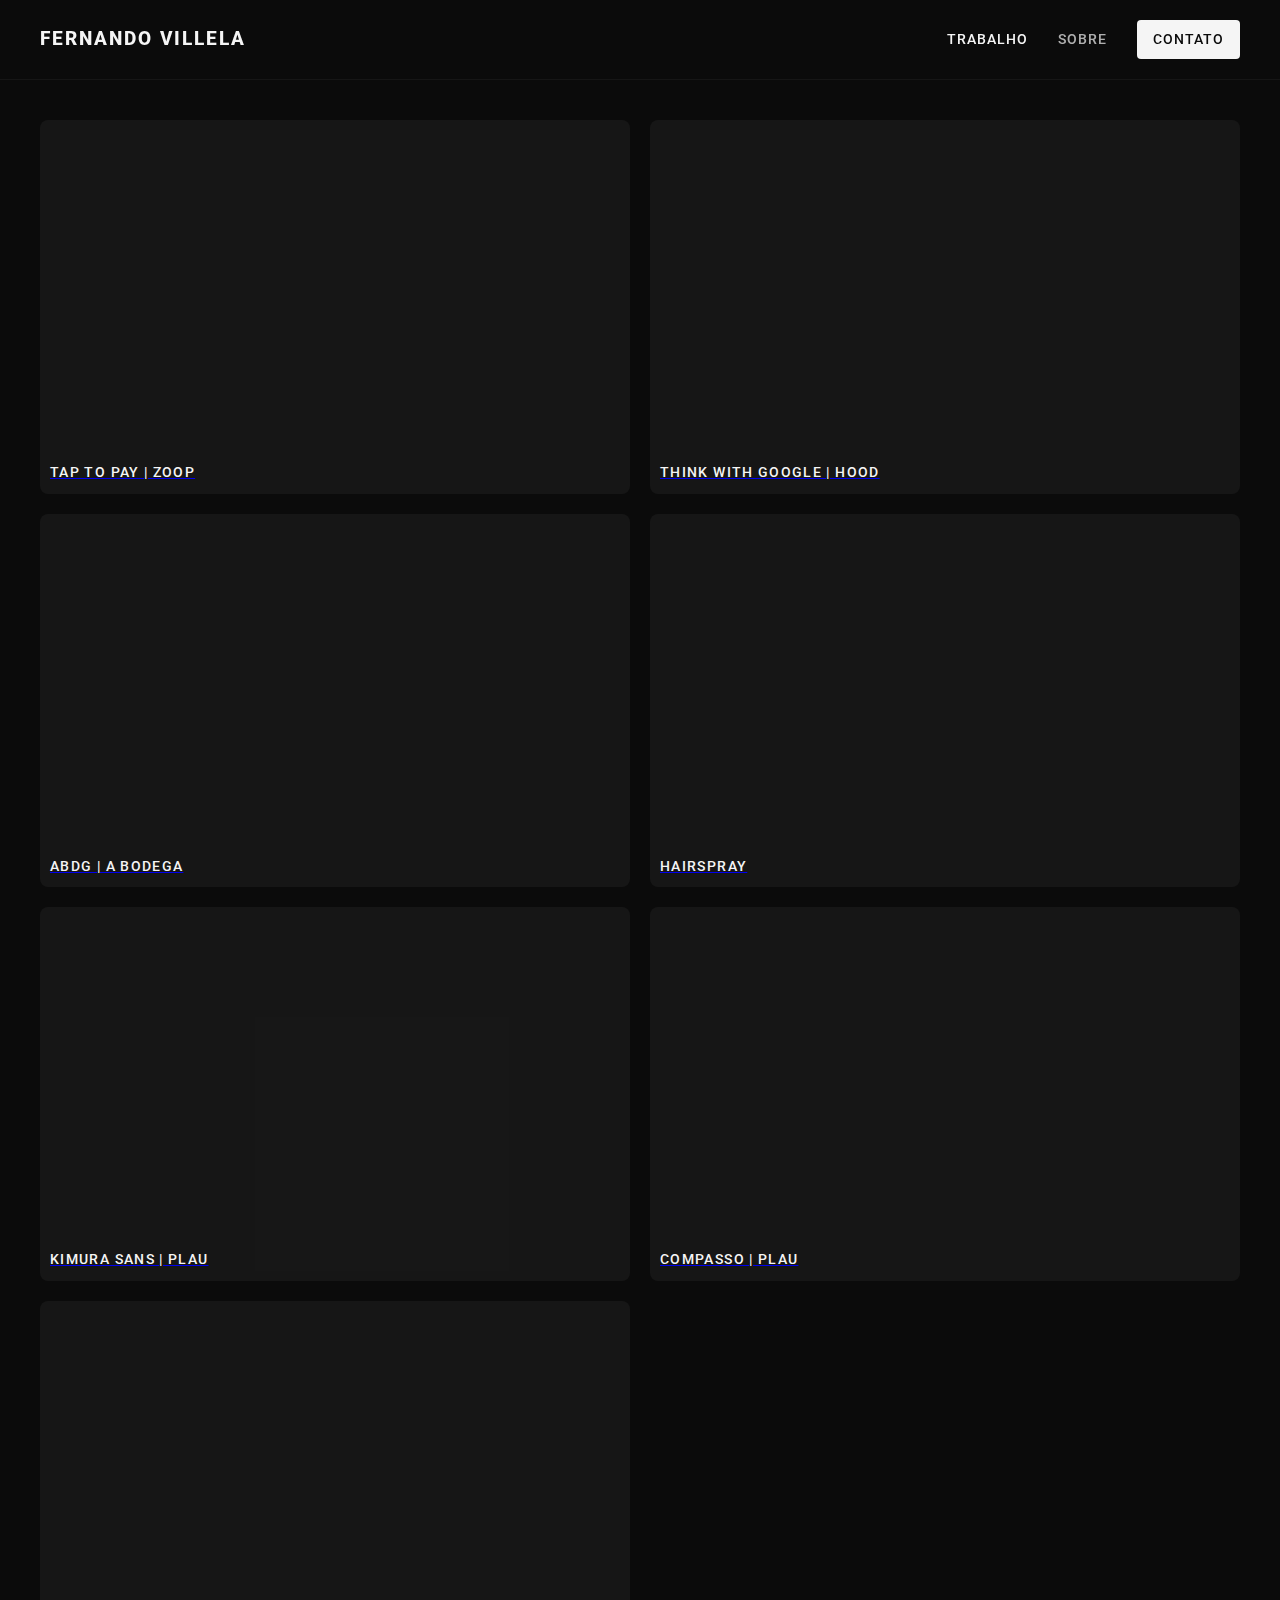
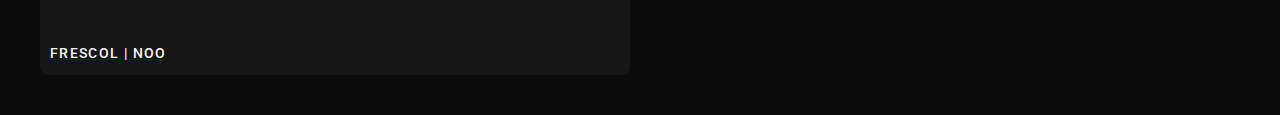
<file: index.html>
<!DOCTYPE html>
<html lang="en">
<head>
    <meta charset="UTF-8">
    <meta name="viewport" content="width=device-width, initial-scale=1.0">
    <title>Fernando Villela | Work</title>
    <link rel="shortcut icon" href="./assets/favicon.ico" type="image/x-icon">
    <!-- PUT CUSTOM FONT HERE -->
    <link rel="stylesheet" href="./css/layout.css"> 
</head>
<body data-current="work">
    <my-navbar></my-navbar>

    <main>
        <section id="work-grid" class="work-grid"></section>
    </main>

    <script type="module" src="./js/main.js"></script>
    <script type="module" src="./js/global.js"></script>
    <script type="module" src="/js/navbar.js"></script>

</body>
</html>
</file>
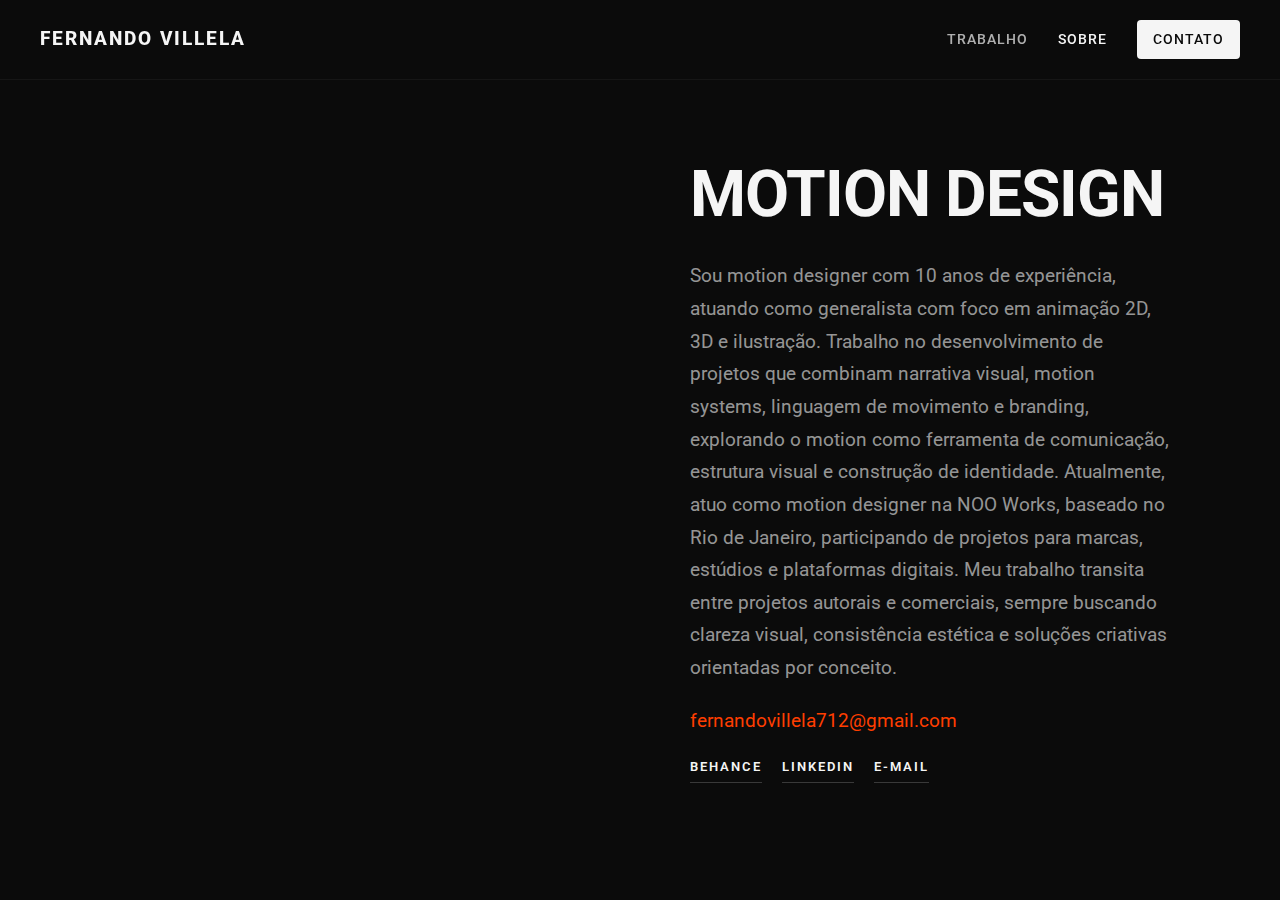
<file: about/index.html>
<!DOCTYPE html>
<html lang="en">
<head>
    <meta charset="UTF-8">
    <meta name="viewport" content="width=device-width, initial-scale=1.0">
    <title>Fernando Villela | About</title>
    <link rel="shortcut icon" href="../assets/favicon.ico" type="image/x-icon">
        <!-- PUT CUSTOM FONT HERE -->
    <link rel="stylesheet" href="../css/layout.css">
</head>
<body data-current="about">

    <my-navbar></my-navbar>

    <main class="about-container">
        <section class="about-content">
            <div >
                <video autoplay loop muted playsinline class="about-image" width="500">
                    <source src="https://res.cloudinary.com/dobmgp6ug/video/upload/v1770659911/ANIM_FERNANDO_qo0dmb.mp4" type="video/mp4">
                </video>  
            </div>

            <div class="about-text">
                <h1 data-label="aboutTitle">Olá, eu sou...</h1>
                <p data-label="aboutDescription">
                    Sua bio aparecerá aqui através do dicionário no JavaScript.
                </p>
                <p class="vermelho">
                    fernandovillela712@gmail.com
                </p>
                
                <div class="social-links">
                    <a href="https://www.behance.net/fernandovi4bb6" target="_blank">Behance</a>
                    <a href="https://www.linkedin.com/in/fervillela/" target="_blank">LinkedIn</a>
                    <a href="mailto:fernandovillela712@gmail.com" target="_blank">E-mail</a>
                    
                </div>
            </div>
        </section>
    </main>

    <script type="module" src="../js/global.js"></script>
    <script type="module" src="../js/navbar.js"></script>
</body>
</html>
</file>
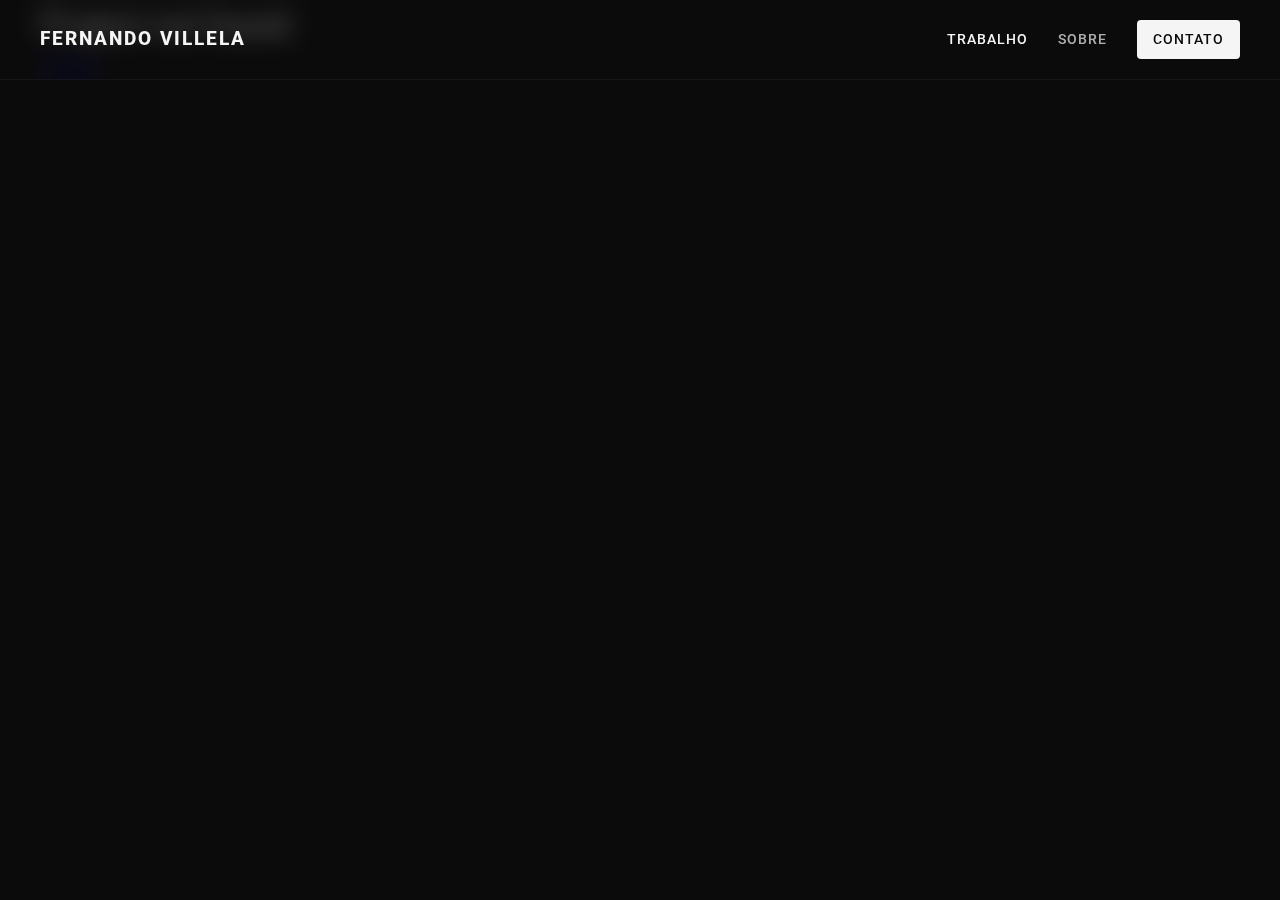
<file: projects/index.html>
<!DOCTYPE html>

<html lang="en">
    <head>
        <meta charset="UTF-8">
        <meta name="viewport" content="width=device-width, initial-scale=1.0">
        <link rel="shortcut icon" href="../assets/favicon.ico" type="image/x-icon">
        <!-- PUT CUSTOM FONT HERE -->
        <link rel="stylesheet" href="../css/layout.css">
    </head>
    <body data-current="work">
        
        <my-navbar></my-navbar>

        <main id="project-content"> 
            <!-- <div id="project-header">
                <h1 id="p-title">&nbsp;</h1>
                <p id="p-category"></p>
            </div>
            <div id="p-media"></div>
            <div id="p-description"></div> -->
        </main>

        <script type="module" src="../js/project-page.js"></script>
        <script type="module" src="../js/global.js"></script>
        <script type="module" src="/js/navbar.js"></script>
    </body>
</html>
</file>
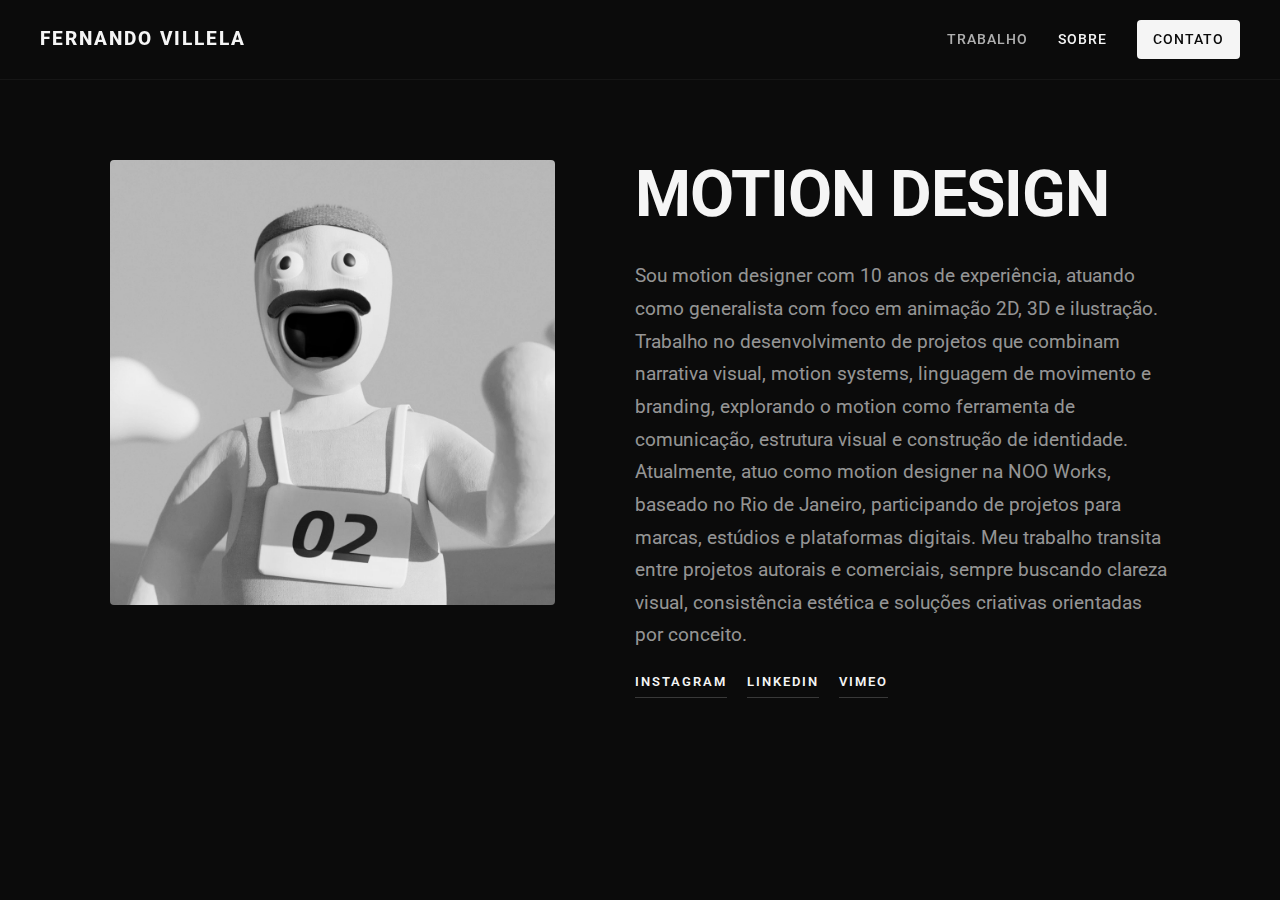
<file: about.html>
<!DOCTYPE html>
<html lang="en">
<head>
    <meta charset="UTF-8">
    <meta name="viewport" content="width=device-width, initial-scale=1.0">
    <title>Fernando Villela | About</title>
    <link rel="shortcut icon" href="./assets/favicon.ico" type="image/x-icon">
        <!-- PUT CUSTOM FONT HERE -->
    <link rel="stylesheet" href="./css/layout.css">
</head>
<body data-current="about">

    <my-navbar></my-navbar>

    <main class="about-container">
        <section class="about-content">
            <div class="about-image">
                <img src="./assets/profile.png" alt="Profile">
            </div>

            <div class="about-text">
                <h1 data-label="aboutTitle">Olá, eu sou...</h1>
                <p data-label="aboutDescription">
                    Sua bio aparecerá aqui através do dicionário no JavaScript.
                </p>
                
                <div class="social-links">
                    <a href="#" target="_blank">Instagram</a>
                    <a href="#" target="_blank">LinkedIn</a>
                    <a href="#" target="_blank">Vimeo</a>
                </div>
            </div>
        </section>
    </main>

    <script type="module" src="./js/global.js"></script>
    <script type="module" src="/js/navbar.js"></script>
</body>
</html>
</file>
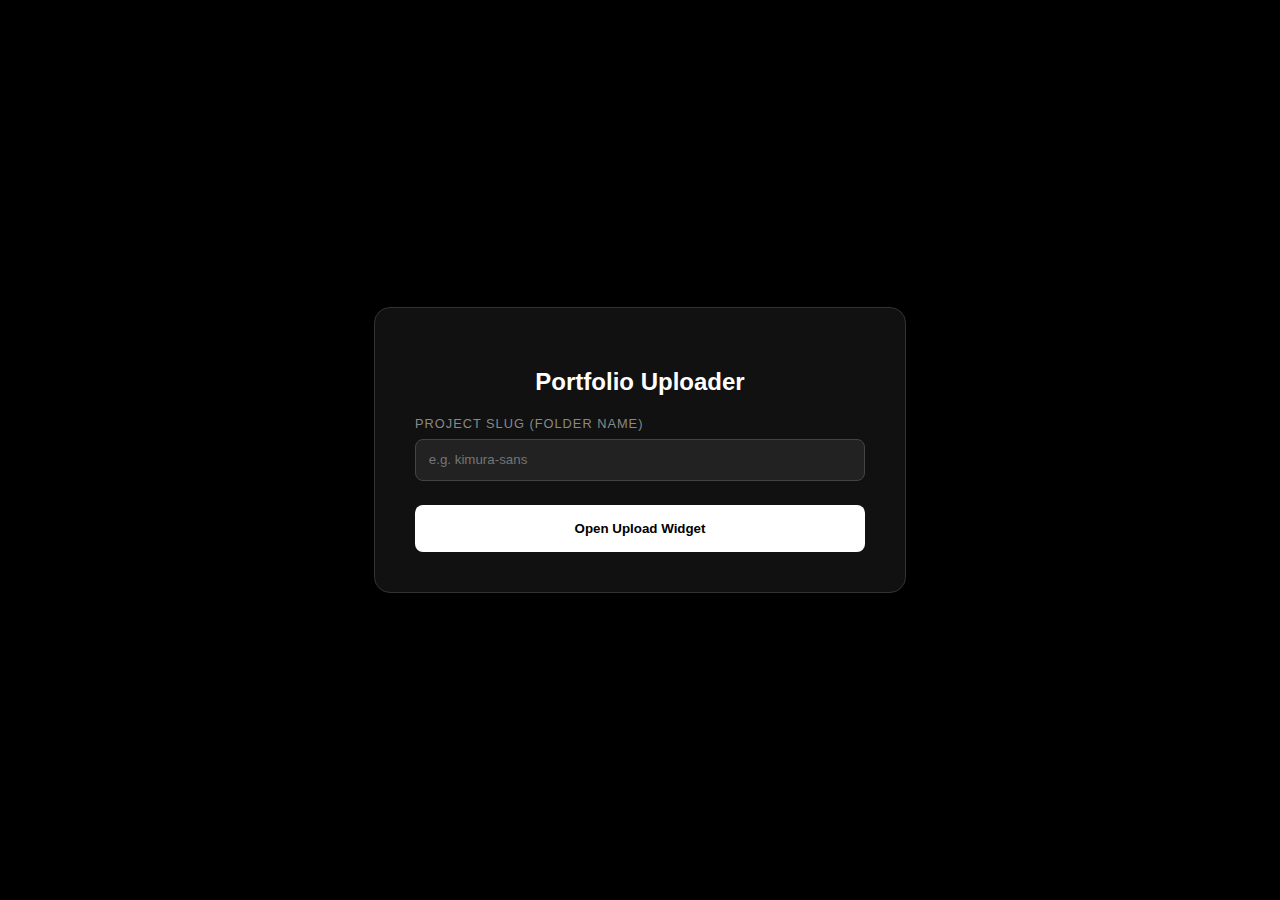
<file: admin.html>
<!DOCTYPE html>
<html lang="en">
<head>
    <meta charset="UTF-8">
    <title>FERNANDO VILLELA | Admin</title>
        <!-- PUT CUSTOM FONT HERE -->
    <style>
        body { font-family: sans-serif; display: flex; flex-direction: column; align-items: center; justify-content: center; min-height: 100vh; background: #000; color: #fff; margin: 0; padding: 20px; box-sizing: border-box; }
        .card { background: #111; padding: 2.5rem; border-radius: 16px; border: 1px solid #333; text-align: center; width: 100%; max-width: 450px; }
        
        .input-group { margin-bottom: 1.5rem; text-align: left; }
        label { display: block; margin-bottom: 0.5rem; font-size: 0.8rem; color: #888; text-transform: uppercase; letter-spacing: 1px; }
        input { width: 100%; padding: 0.8rem; background: #222; border: 1px solid #444; border-radius: 8px; color: #fff; box-sizing: border-box; outline: none; }
        input:focus { border-color: #fff; }

        button { background: #fff; color: #000; border: none; padding: 1rem 2rem; border-radius: 8px; font-weight: bold; cursor: pointer; transition: transform 0.1s, opacity 0.2s; width: 100%; }
        button:hover { opacity: 0.9; }
        button:active { transform: scale(0.98); }

        #url-display { margin-top: 2rem; max-height: 300px; overflow-y: auto; text-align: left; display: none; }
        .url-entry { background: #1a1a1a; padding: 10px; border-radius: 6px; margin-bottom: 8px; border: 1px solid #333; position: relative; }
        .url-text { font-family: monospace; font-size: 0.75rem; color: #aaa; word-break: break-all; display: block; margin-top: 4px; }
        .copy-btn { width: auto; padding: 4px 8px; font-size: 0.7rem; margin-top: 8px; background: #333; color: #fff; }
    </style>
</head>
<body>

    <div class="card">
        <h2>Portfolio Uploader</h2>
        
        <div class="input-group">
            <label for="project-name">Project Slug (Folder Name)</label>
            <input type="text" id="project-name" placeholder="e.g. kimura-sans" autocomplete="off">
        </div>

        <button id="upload_widget">Open Upload Widget</button>

        <div id="url-display">
            <label>Uploaded Assets:</label>
        </div>
    </div>

    <script src="https://upload-widget.cloudinary.com/latest/global/all.js" type="text/javascript"></script>

    <script type="text/javascript">
        const cloudName = "dr5dbkh91"; 
        const uploadPreset = "portfolio_bento"; 

        // Function to clean up folder names (lowercase, dashes instead of spaces)
        const slugify = (text) => {
            return text.toString().toLowerCase()
                .replace(/\s+/g, '-')           // Replace spaces with -
                .replace(/[^\w\-]+/g, '')       // Remove all non-word chars
                .replace(/\-\-+/g, '-')         // Replace multiple - with single -
                .replace(/^-+/, '')             // Trim - from start
                .replace(/-+$/, '');            // Trim - from end
        };

        const displayArea = document.getElementById("url-display");

        document.getElementById("upload_widget").addEventListener("click", () => {
        const rawName = document.getElementById("project-name").value;
        const projectSlug = slugify(rawName) || "unsorted";
        const targetFolder = `projects/${projectSlug}`;

        cloudinary.openUploadWidget({
            cloudName: cloudName,
            uploadPreset: uploadPreset,
            folder: targetFolder, 
            resourceType: 'auto',
            sources: ['local', 'url'],
            multiple: true,
            maxFiles: 15,
            clientAllowedFormats: ['mp4', 'mov', 'png', 'jpg', 'jpeg'],
        }, (error, result) => {
            if (!error && result && result.event === "success") {
                displayArea.style.display = "block";
                
                const entry = document.createElement('div');
                entry.className = 'url-entry';
                const fileUrl = result.info.secure_url;
                
                entry.innerHTML = `
                    <strong style="font-size: 0.8rem">${result.info.original_filename}</strong>
                    <span class="url-text">${fileUrl}</span>
                    <button class="copy-btn" onclick="copyToClipboard('${fileUrl}', this)">Copy URL</button>
                `;
                displayArea.appendChild(entry);
            }
        });
    }, false);
    
        function copyToClipboard(text, btn) {
            navigator.clipboard.writeText(text).then(() => {
                const originalText = btn.innerText;
                btn.innerText = "Copied!";
                btn.style.background = "#28a745";
                setTimeout(() => {
                    btn.innerText = originalText;
                    btn.style.background = "#333";
                }, 2000);
            });
        }
    </script>
</body>
</html>
</file>
<file: css/layout.css>
/* ---------------------------------------------- TYPOGRAPHY ---------------------------------------------------- */

@import url('https://fonts.googleapis.com/css2?family=Roboto:ital,wght@0,100..900;1,100..900&display=swap');


/* DEFININDO PESOS */

.roboto-light {
  font-family: "Roboto", sans-serif;
  font-optical-sizing: auto;
  font-weight: 200;
  font-style: normal;
  font-variation-settings:
    "wdth" 100;
}

.roboto-regular {
  font-family: "Roboto", sans-serif;
  font-optical-sizing: auto;
  font-weight: 400;
  font-style: normal;
  font-variation-settings:
    "wdth" 100;
}

.roboto-bold {
  font-family: "Roboto", sans-serif;
  font-optical-sizing: auto;
  font-weight: 800;
  font-style: normal;
  font-variation-settings:
    "wdth" 100;
}

/* ---------------------------------------------- VARIAVEIS ---------------------------------------------------- */

:root {

    /* ---------PALETA DE CORES----------- */

    /* PRINCIPAIS */
    --bg-color: #0b0b0b;
    --text-color: #f5f5f5;
    --accent-color: #ff3e00;

    /* COM MENOS OPACIDADE */
    --faded-color: color-mix(in srgb, var(--text-color), transparent 40%);
    --ghost-color: color-mix(in srgb, var(--text-color), transparent 80%);
    --invisible-color: color-mix(in srgb, var(--text-color), transparent 95%);


    /* ---------LAYOUT----------- */
    --gap-layout: 20px;

}

/* ---------------------------------------------- GLOBAL ---------------------------------------------------- */

* {
    /* resetting defaults */
    margin: 0;
    padding: 0;
    box-sizing: border-box;
}

body {
    background-color: var(--bg-color);
    color: var(--text-color);
    font-family: Roboto, sans-serif; /*tipografia*/
    line-height: 1.6; /* default line height */
}

main {
    margin-top: 120px; /*TOP MARGIN FOR NAVBAR*/
}


/* 1. For modern browsers (Chrome, Edge, Firefox, Safari) */
::selection {
    background-color: var(--accent-color);
    color: var(--text-color);
}

/* 2. For older versions of Firefox */
::-moz-selection {
    background-color: var(--accent-color);
    color: var(--text-color);
}


/* ----------------------------------------------- HOMEPAGE ------------------------------------------------ */

#work-grid {
    display: grid;
    grid-template-columns: repeat(auto-fill, minmax(300px, 1fr)); /*change min to change card size!!! */
                                                 /* 300 is good for mobile and smallers screend */
                                                 /*400 is good for medium size screens*/
                                                 /*600 is goos for bigger screens*/
    gap: 20px;
    padding: 40px;
    padding-top: 0px;
}

/* ---------------------------------------------- RESPONSIVE GRID ------------------------------------------------ */

/* Medium Screens (Tablets / Small Laptops) */
@media (min-width: 1024px) {
    #work-grid {
        grid-template-columns: repeat(auto-fill, minmax(450px, 1fr));
    }
}

/* Large Screens (Desktops / Ultrawide) */
@media (min-width: 1600px) {
    #work-grid {
        grid-template-columns: repeat(auto-fill, minmax(650px, 1fr));

    }
}

.project-card {
    position: relative;
    overflow: hidden;
    /* background: var(--card-bg); */
    background: var(--invisible-color);
    border-radius: 8px;
    transition: transform 0.3s ease;
}

.project-card:hover {
    transform: translateY(-5px);
}

.project-card video {
    width: 100%;
    display: block;
    aspect-ratio: 16 / 9;
    object-fit: cover;
}

.project-card h3 {
    /* margin-top: 12px; */
    padding: 10px;
    font-size: 0.85rem;      /* Smaller text feels more "high-end" */
    font-weight: 500;
    text-transform: uppercase;
    letter-spacing: 0.1em;   /* Gives it room to breathe */
    color: var(--text-color);
    transition: color 0.3s ease;
}

/* Change the color of the title when the WHOLE card is hovered */
.project-card:hover h3 {
    color: var(--accent-color);
}


/* ------------------------ */
/* FADE IN PROJECT CARDS ON HOMEPAGE */

#project-content, #work-grid {
    animation: fadeIn 0.8s ease forwards;
}

@keyframes fadeIn {
    from { opacity: 0; transform: translateY(10px); }
    to { opacity: 1; transform: translateY(0); }
}


/* ----------------------------------------------PROJECT PAGE--------------------------------------------------- */


/* This is the master wrapper for the whole project page */
#project-content {
    max-width: 1280px; /* Wider for high-end screens */
    padding-left: 40px;
    padding-right: 40px;
    margin: 0 auto;
    animation: fadeIn 0.8s ease forwards;

    /* border: solid 1px red; */
}

.project-header {
    
    /* Keeps the intro text from stretching too wide */
    margin-bottom: 50px; /* Space between the intro and the first block */

    /* border: solid 1px red; */


}


/* --- PROJECT CATEGORIES --- */

.project-categories {
    list-style: none;
    display: flex;
    gap: 15px;
}

.project-categories li {
    font-size: 0.75rem;
    text-transform: uppercase;
    letter-spacing: 2px;
    color: var(--accent-color); /* Uses your brand color */
    font-weight: 600;
    display: flex;
    align-items: center;
}

/* Add a small separator dot between items, but not after the last one */
.project-categories li:not(:last-child)::after {
    content: "";
    width: 3px;
    height: 3px;
    background-color: var(--accent-color);
    border-radius: 50%;
    margin-left: 15px;
}       

.project-title {

    /* border: solid 1px purple; */

    margin-bottom: 10px;


    font-size: clamp(2.5rem, 8vw, 4.5rem); /* Responsive: gets smaller on mobile */
    line-height: 0.8;
    text-transform: uppercase;
    font-weight: 800;
    letter-spacing: -0.03em;


    /* border: solid 1px red; */

}

/* PROJECT PAGE BLOCKS */

.project-body {
    display: flex;
    flex-direction: column;
    gap: var(--gap-layout); /* Adjust this value to change the "rhythm" of your whole page */
    margin-bottom: 50px; /* Space before the credits start */

    /* Keep your debug border if you want */
    /* border: solid 1px greenyellow;  */
}


/* ----VIDEO BLOCK ---- */
.video-block {
    /* position: relative; */
    width: 100%;
    
    /* REMOVE THESE OLD LINES: */
    /* padding-bottom: 56.25%; */
    /* height: 0; */

    /* ADD THIS MODERN LINE: */
    /* aspect-ratio: 16 / 9;  */

    background: var(--bg-color);
    border-radius: 4px;
    
    /* Keep your debug border if you want */
    /* border: solid 1px red;   */
}

.video-block iframe {
    /* No changes needed here, but ensure top/left are 0 */
    position: absolute;
    top: 0;
    left: 0;
    width: 100%;
    height: 100%;
    border: 0;
}


/* full width */
.video-block.is-full-width {
    width: 100vw;
    /* height: 100%; */
    position: relative;
    left: 50%;
    transform: translateX(-50%); /* Better breakout method */

    /* border: solid 1px red */
}

.video-block.is-full-width .u-video-frame {
    width: 100%;
    height: 100%;
    aspect-ratio: auto; 
    min-height: 18.53vw;
}

/* ----GRID BLOCK ---- */
.grid-block {
    display: grid;
    grid-template-columns: repeat(var(--columns, 3), 1fr);
    gap: var(--gap-layout);
    /* This ensures children try to fill the full height of the row */
    align-items: stretch; 

    /* border: solid 1px paleturquoise;   */
}

/* THE CROPPER: For Images and Local Videos */
.grid-block img, 
.grid-block video.grid-item {
    width: 100%;
    height: 100%; 
    object-fit: cover; /* This is the auto-crop magic */
    border-radius: 4px;
    display: block;
}

/* THE ANCHOR: The YouTube Container */
.grid-youtube {
    position: relative;
    width: 100%;
    /* This forces the 16:9 shape without cropping the UI */
    aspect-ratio: 16 / 9; 
}

.grid-youtube iframe {
    position: absolute;
    top: 0;
    left: 0;
    width: 100%;
    height: 100%;
    border-radius: 4px;
    border: none;
}


/* MOBILE RESPONSIVENESS */
@media (max-width: 768px) {
    .grid-block {
        grid-template-columns: 1fr !important;
        gap: 15px;
    }

    /* Target standard items like images */
    .grid-item {
        grid-column: span 1 !important;
        grid-row: span 1 !important;
    }

    /* This keeps images and local videos behaving normally */
    .grid-item:not(.grid-youtube) {
        aspect-ratio: auto !important; 
        height: auto;
    }
}

/* ----TEXT BLOCK ---- */

/* The wrapper for text blocks */
.text-block {
    margin: 30px 0px;
    display: flex;
    justify-content: center; /* Centers the whole block */

    /* border: solid 1px orange; */
}

.text-container {
    max-width: 760px; /* The "Magic Number" for readability */
    padding: 0px 30px;
    width: 100%;

    /* border: solid 1px orange; */
}

/* The optional headline inside text blocks */
.text-block-title {
    font-size: 0.85rem;
    text-transform: uppercase;
    letter-spacing: 0.2em;
    color: var(--accent-color);
    margin-bottom: 24px;
    font-weight: 600;
}

/* The paragraph itself */
.text-content p {
    font-size: 1.15rem;
    line-height: 1.8; /* Increased breathing room */
    color: var(--text-color);
    font-weight: 400;
    /* This creates a nice "Ragged Right" edge for a studio look */
    text-align: left; 
}

/* If you have multiple paragraphs in one block */
.text-content p + p {
    margin-top: 1.5rem;
}

/* ----CREDITS ---- */

.project-credits {
    max-width: 760px; /* Matching your text-block width */
    margin: 0px auto; /* Centered with breathing room */
    border-top: 1px solid var(--invisible-color);
    padding-left: 30px;
    padding-right: 30px;
    padding-top: 40px;
}

.credit-row {
    display: flex;
    justify-content: space-between;
    padding: 12px 0;
    border-bottom: 1px solid var(--invisible-color);
}

.credit-row:last-child {
    border-bottom: none;
}

.credit-role {
    font-size: 0.75rem;
    text-transform: uppercase;
    letter-spacing: 1.5px;
    color: var(--ghost-color);
    font-weight: 500;
}

.credit-name {
    font-size: 0.95rem;
    color: var(--text-color);
    font-weight: 400;
}

/* Mobile: Stack them if it gets too tight */
@media (max-width: 480px) {
    .credit-row {
        flex-direction: column;
        gap: 4px;
    }
}

/* PROJECT PAGE FOOTER */

.project-footer {
    /* border-top: 1px solid rgba(255, 255, 255, 0.1); */
    text-align: center;
    margin: 80px 0px;
}

.footer-link {
    display: inline-block;
    color: var(--text-color);
    text-decoration: none;
    text-transform: uppercase;
    font-size: 0.8rem;
    font-weight: 700;
    letter-spacing: 2px;
    padding: 10px 20px;
    border: 1px solid var(--faded-color);
    transition: all 0.3s ease;
}

.footer-link:hover {
    border-color: var(--accent-color);
    color: var(--accent-color);
}




/* ---------------------------------------------------NAVBAR-------------------------------------------------- */



.navbar {
    position: fixed;
    top: 0;
    left: 0;
    width: 100%;
    z-index: 1000;
    /* This creates the blur effect through the bar */
    backdrop-filter: blur(12px);
    -webkit-backdrop-filter: blur(12px);
    background: color-mix(in srgb, var(--bg-color), transparent 30%);;
    border-bottom: 1px solid var(--invisible-color);
}

.nav-container {
    /* max-width: 1400px; */
    margin: 0 auto;
    display: flex;
    justify-content: space-between;
    align-items: center;
    padding: 20px 40px;

}

.logo {
    font-weight: 800;
    font-size: 1.2rem;
    letter-spacing: 2px;
    text-decoration: none;
    color: var(--text-color);
}

.nav-links {
    display: flex;
    gap: 30px;
    align-items: center;
}

.nav-item {
    text-decoration: none;
    color: var(--text-color);
    font-size: 0.9rem;
    font-weight: 500;
    text-transform: uppercase;
    letter-spacing: 1px;
    opacity: 0.7;
    transition: all 0.3s ease;
}

.nav-item:hover {
    opacity: 1;
}

.nav-item.active {
    opacity: 1;
}

/* Specific styling for a "Contact" button look */
.contact-btn {
    background: var(--text-color);
    color: var(--bg-color);
    padding: 8px 16px;
    border-radius: 4px;
    opacity: 1;
}

.contact-btn:hover {
    background: var(--accent-color);
    color: var(--text-color);
}



/* ----- LANG SWITCHER ------- */

/* Simply uncomment this line to hide the switcher for deployment */
.lang-switcher { 
    display: none !important; 
}


.lang-switcher {
    display: flex;
    align-items: center;
    gap: 8px;
    font-family: 'Inter', sans-serif; /* Use your clean sans-serif */
}

.lang-switcher button {
    background: none;
    border: none;
    padding: 0;
    margin: 0;
    color: var(--text-color);
    font-size: 0.75rem;
    font-weight: 400;
    letter-spacing: 1px;
    cursor: pointer;
    opacity: 0.4; /* Inactive state is faded */
    transition: all 0.3s ease;
}

.lang-switcher .separator {
    font-size: 0.7rem;
    opacity: 0.2;
    user-select: none;
}

/* Hover effect */
.lang-switcher button:hover {
    opacity: 0.8;
}

/* THE MAGIC: The Active State */
.lang-switcher button.active {
    opacity: 1;
    font-weight: 700;
    /* Optional: add a tiny dot below the active language */
    position: relative;
}

.lang-switcher button.active::after {
    content: '';
    position: absolute;
    bottom: -4px;
    left: 50%;
    transform: translateX(-50%);
    width: 3px;
    height: 3px;
    background-color: var(--accent-color);
    border-radius: 50%;
}


.menu-toggle {
    display: none;
    background: none;
    border: none;
    padding: 0;
    cursor: pointer;
}

.nav-menu {
    display: flex;
    align-items: center;
    gap: 30px;
}

/* --- Mobile Styles --- */
@media (max-width: 768px) {
    .menu-toggle {
        display: block;
        background: none;
        border: none;
        cursor: pointer;
        z-index: 1001;
    }

    /* Minimalist 2-line hamburger */
    .bar {
        display: block;
        width: 25px;
        height: 2px;
        background-color: var(--text-color);
        margin: 6px 0;
        transition: 0.4s;
    }

    /* Animate to X when active */
    .menu-toggle.active .bar:nth-child(1) { transform: translateY(4px) rotate(45deg); }
    .menu-toggle.active .bar:nth-child(2) { transform: translateY(-4px) rotate(-45deg); }

    .nav-menu {
        position: fixed;
        top: 0;
        right: -100%; /* Hidden by default */
        width: 100%;
        height: 100vh;
        background: var(--bg-color);
        flex-direction: column;
        justify-content: center;
        transition: 0.5s cubic-bezier(0.77, 0, 0.175, 1);
        z-index: 1000;
    }

    .nav-menu.active {
        right: 0; /* Slide in */
    }

    .nav-links {
        flex-direction: column;
        gap: 40px;
        margin-bottom: 60px;
    }

    .nav-item {
        font-size: 1.5rem; /* Larger links for thumbs */
    }

    .lang-switcher {
        font-size: 1rem;
    }
}




/* -------------------------------------------------- ABOUT PAGE -------------------------------------------------------- */


/* --- ABOUT PAGE CONTAINER --- */

.about-container {
    max-width: 1100px;
    margin: 0 auto;
    padding: 160px 20px 80px; /* Extra top padding for the navbar */
    animation: fadeIn 0.8s ease forwards;
}

.about-content {
    display: grid;
    grid-template-columns: 1fr 1.2fr; /* Text side is slightly wider */
    gap: 80px;
    align-items: start;
}

/* --- IMAGE STYLING --- */

.about-image {
    position: sticky; /* Image stays in view as you read long bios */
    top: 160px;
}

.about-image img {
    width: 100%;
    height: auto;
    border-radius: 4px; /* Matching your project cards */
    filter: grayscale(100%); /* Optional: pro look, turns color on hover */
    transition: filter 0.5s ease;
}

.about-image img:hover {
    filter: grayscale(0%);
}

/* --- TEXT STYLING --- */

.about-text h1 {
    font-size: clamp(2.5rem, 5vw, 4rem);
    line-height: 1.1;
    margin-bottom: 30px;
    text-transform: uppercase;
    letter-spacing: -1px;
}

.about-text p {
    font-size: 1.2rem;
    line-height: 1.7;
    color: var(--faded-color);
    margin-bottom: 20px;
    max-width: 600px;
}


.social-links {
    display: flex;
    gap: 20px;
    flex-wrap: wrap;
}

.social-links a {
    text-decoration: none;
    color: var(--text-color);
    font-size: 0.8rem;
    font-weight: 600;
    text-transform: uppercase;
    letter-spacing: 2px;
    padding-bottom: 4px;
    border-bottom: 1px solid var(--ghost-color);
    transition: all 0.3s ease;
}

.social-links a:hover {
    color: var(--accent-color);
    border-bottom-color: var(--accent-color);
    transform: translateY(-2px);
}



@media (max-width: 900px) {
    .about-content {
        grid-template-columns: 1fr;
        gap: 40px;
    }

    .about-image {
        position: relative;
        top: 0;
        max-width: 400px; /* Don't let the profile pic get too huge on mobile */
    }

    .about-text h1 {
        font-size: 2.5rem;
    }
}

.vermelho {
    color: var(--accent-color) !important;
}
</file>
